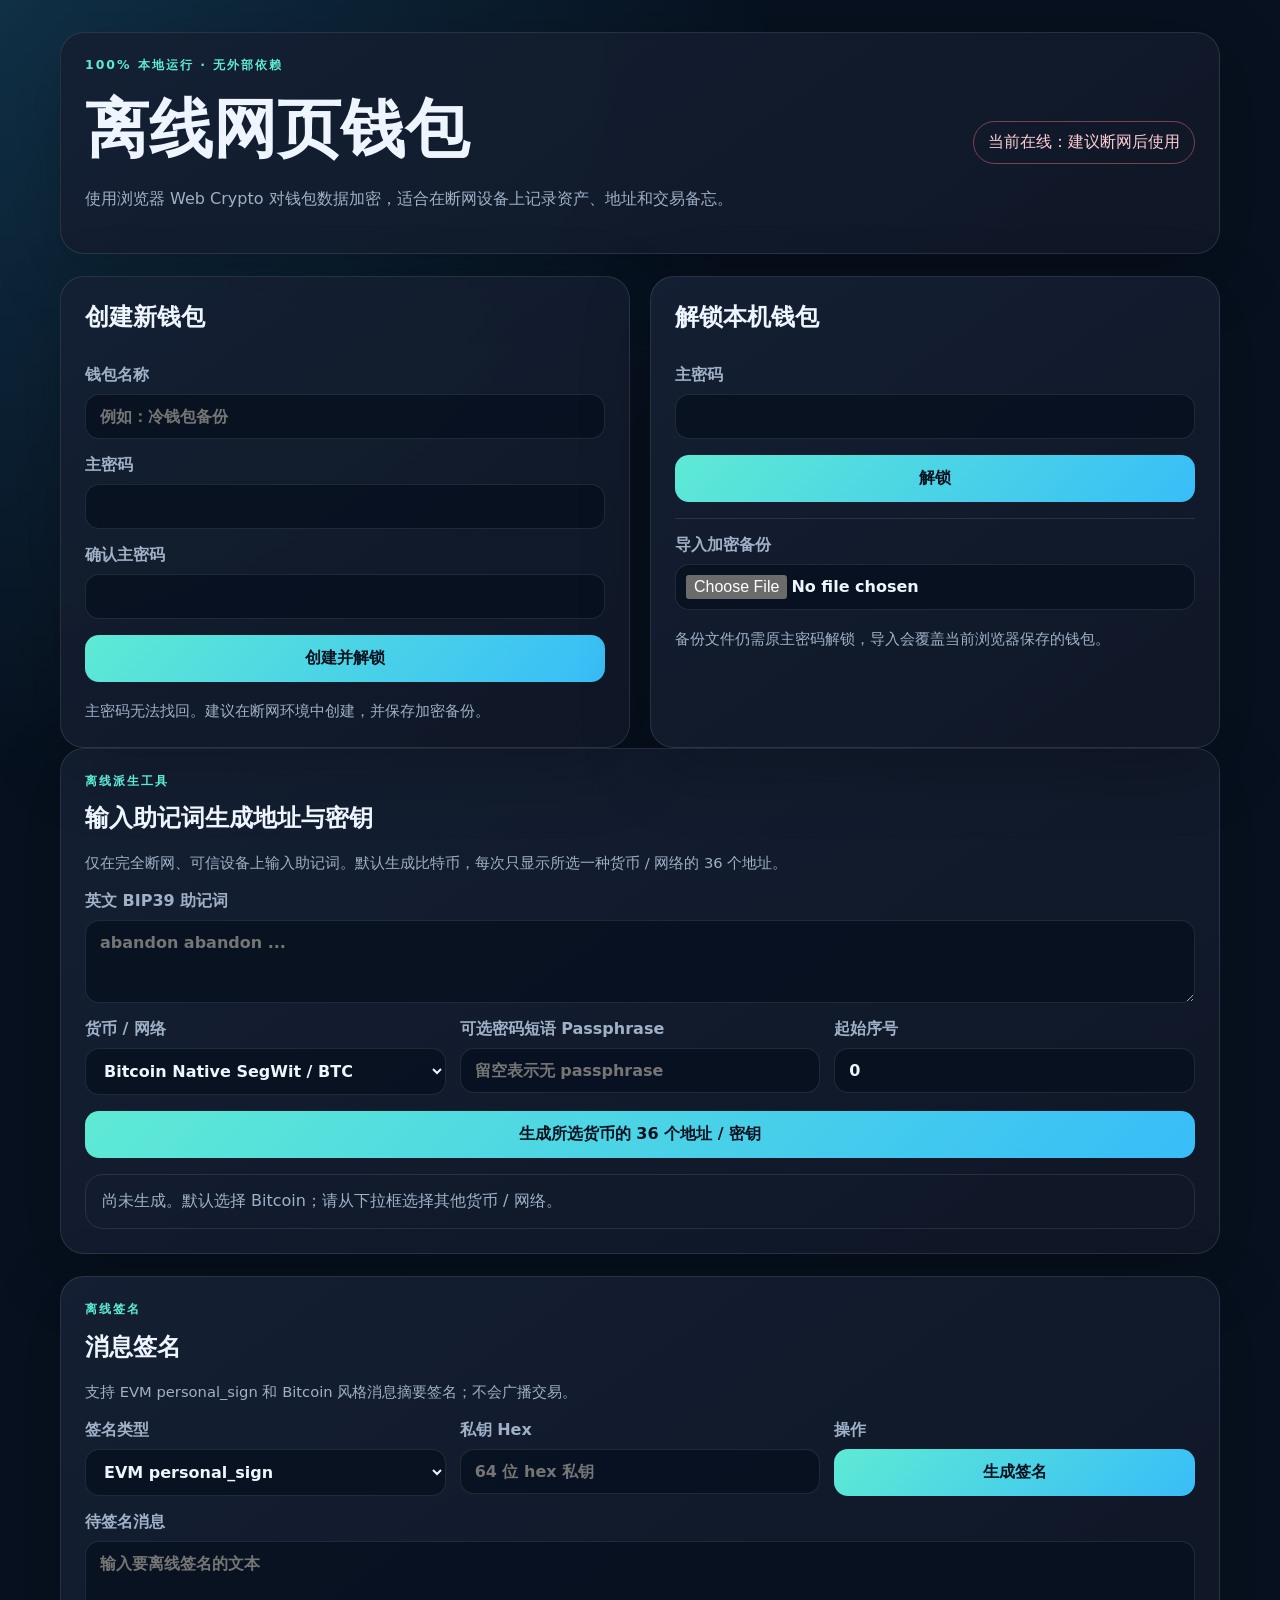
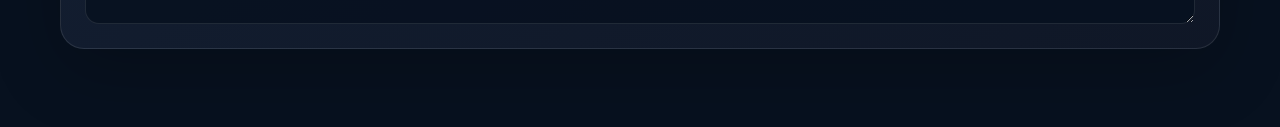
<file: offline-wallet.html>
<!doctype html>
<html lang="zh-CN">
  <head>
    <meta charset="utf-8" />
    <meta name="viewport" content="width=device-width, initial-scale=1" />
    <meta name="theme-color" content="#101827" />
    <title>离线网页钱包（无冲突单页版）</title>
    <style>
:root {
  color-scheme: dark;
  --bg: #07111f;
  --card: #101827;
  --card-2: #142033;
  --text: #eef5ff;
  --muted: #9fb0c7;
  --accent: #5eead4;
  --accent-2: #38bdf8;
  --danger: #fb7185;
  --border: rgba(255, 255, 255, 0.1);
  font-family: Inter, ui-sans-serif, system-ui, -apple-system, BlinkMacSystemFont, "Segoe UI", sans-serif;
}

* { box-sizing: border-box; }

body {
  margin: 0;
  min-height: 100vh;
  background: radial-gradient(circle at top left, rgba(56, 189, 248, 0.18), transparent 36%), var(--bg);
  color: var(--text);
}

.shell {
  width: min(1160px, calc(100% - 32px));
  margin: 0 auto;
  padding: 32px 0 56px;
}

.card {
  background: linear-gradient(145deg, rgba(20, 32, 51, 0.96), rgba(16, 24, 39, 0.96));
  border: 1px solid var(--border);
  border-radius: 24px;
  box-shadow: 0 20px 70px rgba(0, 0, 0, 0.22);
  padding: 24px;
}

.hero, .toolbar {
  align-items: center;
  display: flex;
  gap: 20px;
  justify-content: space-between;
  margin-bottom: 22px;
}

h1, h2, h3, p { margin-top: 0; }
h1 { font-size: clamp(2rem, 5vw, 4rem); margin-bottom: 12px; }
h2, h3 { margin-bottom: 16px; }

.eyebrow {
  color: var(--accent);
  font-size: 0.78rem;
  font-weight: 800;
  letter-spacing: 0.16em;
  text-transform: uppercase;
}

.muted, .hint { color: var(--muted); line-height: 1.7; }
.hint { font-size: 0.92rem; margin-bottom: 0; }

.grid { display: grid; gap: 20px; }
.two-cols { grid-template-columns: repeat(2, minmax(0, 1fr)); }
.three-cols { grid-template-columns: repeat(3, minmax(0, 1fr)); }
.compact { gap: 14px; }
.stack { display: flex; flex-direction: column; gap: 16px; }

label { color: var(--muted); display: flex; flex-direction: column; font-weight: 700; gap: 8px; }

input, textarea, select {
  background: rgba(7, 17, 31, 0.82);
  border: 1px solid var(--border);
  border-radius: 14px;
  color: var(--text);
  font: inherit;
  padding: 12px 14px;
  width: 100%;
}

textarea { resize: vertical; }
input:focus, textarea:focus, select:focus { border-color: var(--accent); outline: 2px solid rgba(94, 234, 212, 0.16); }

button {
  background: linear-gradient(135deg, var(--accent), var(--accent-2));
  border: 0;
  border-radius: 14px;
  color: #06121f;
  cursor: pointer;
  font: inherit;
  font-weight: 900;
  padding: 13px 18px;
}

button:hover { filter: brightness(1.08); }
button:disabled { cursor: wait; opacity: 0.7; }
button.secondary { background: var(--card-2); border: 1px solid var(--border); color: var(--text); }
button.danger { background: rgba(251, 113, 133, 0.14); border: 1px solid rgba(251, 113, 133, 0.5); color: #fecdd3; }
button.mini { border-radius: 10px; font-size: 0.82rem; padding: 8px 10px; }

.actions { display: flex; flex-wrap: wrap; gap: 12px; justify-content: flex-end; }
.status {
  border: 1px solid var(--border);
  border-radius: 999px;
  color: var(--muted);
  flex: 0 0 auto;
  padding: 10px 14px;
}
.status.offline { border-color: rgba(94, 234, 212, 0.45); color: var(--accent); }
.status.online { border-color: rgba(251, 113, 133, 0.45); color: #fecdd3; }

.divider { border-top: 1px solid var(--border); }
.file-label input { padding: 10px; }
.hidden { display: none !important; }

.stat span { color: var(--muted); display: block; margin-bottom: 8px; }
.stat strong { font-size: 2.4rem; }

.list { display: flex; flex-direction: column; gap: 12px; }
.list.empty { color: var(--muted); }
.item {
  background: rgba(7, 17, 31, 0.58);
  border: 1px solid var(--border);
  border-radius: 16px;
  padding: 14px;
}
.item header { align-items: baseline; display: flex; gap: 10px; justify-content: space-between; }
.item strong { word-break: break-word; }
.item small, .item p { color: var(--muted); line-height: 1.6; margin: 6px 0 0; word-break: break-word; }

.security-panel { margin-bottom: 22px; }

.table-wrap {
  border: 1px solid var(--border);
  border-radius: 18px;
  overflow: auto;
}
.table-wrap.empty {
  color: var(--muted);
  padding: 16px;
}
table { border-collapse: collapse; min-width: 1120px; width: 100%; }
th, td { border-bottom: 1px solid var(--border); padding: 12px; text-align: left; vertical-align: top; }
th { color: var(--accent); font-size: 0.82rem; letter-spacing: 0.06em; text-transform: uppercase; }
td code {
  color: #dbeafe;
  display: block;
  font-family: ui-monospace, SFMono-Regular, Consolas, "Liberation Mono", monospace;
  max-width: 260px;
  overflow-wrap: anywhere;
  white-space: normal;
}
.row-actions { min-width: 116px; }
.row-actions button { margin: 0 6px 6px 0; }
.code-block {
  background: rgba(7, 17, 31, 0.82);
  border: 1px solid var(--border);
  border-radius: 16px;
  color: #dbeafe;
  margin: 0;
  overflow: auto;
  padding: 16px;
  white-space: pre-wrap;
}

.toast {
  background: #ecfeff;
  border-radius: 14px;
  bottom: 18px;
  color: #083344;
  font-weight: 800;
  left: 50%;
  margin: 0;
  padding: 12px 16px;
  position: fixed;
  transform: translateX(-50%);
}

@media (max-width: 760px) {
  .hero, .toolbar { align-items: stretch; flex-direction: column; }
  .two-cols, .three-cols { grid-template-columns: 1fr; }
  .actions { justify-content: stretch; }
  .actions button { width: 100%; }
}

    </style>
  </head>
  <body>
    <main class="shell">
      <section class="hero card">
        <div>
          <p class="eyebrow">100% 本地运行 · 无外部依赖</p>
          <h1>离线网页钱包</h1>
          <p class="muted">
            使用浏览器 Web Crypto 对钱包数据加密，适合在断网设备上记录资产、地址和交易备忘。
          </p>
        </div>
        <div class="status" id="networkStatus" aria-live="polite">检测网络中…</div>
      </section>

      <section id="lockedPanel" class="grid two-cols">
        <form id="createForm" class="card stack">
          <h2>创建新钱包</h2>
          <label>
            钱包名称
            <input id="walletName" type="text" maxlength="40" placeholder="例如：冷钱包备份" autocomplete="off" />
          </label>
          <label>
            主密码
            <input id="newPassword" type="password" minlength="10" autocomplete="new-password" required />
          </label>
          <label>
            确认主密码
            <input id="confirmPassword" type="password" minlength="10" autocomplete="new-password" required />
          </label>
          <button type="submit">创建并解锁</button>
          <p class="hint">主密码无法找回。建议在断网环境中创建，并保存加密备份。</p>
        </form>

        <form id="unlockForm" class="card stack">
          <h2>解锁本机钱包</h2>
          <label>
            主密码
            <input id="unlockPassword" type="password" autocomplete="current-password" required />
          </label>
          <button type="submit">解锁</button>
          <div class="divider"></div>
          <label class="file-label">
            导入加密备份
            <input id="importFile" type="file" accept="application/json" />
          </label>
          <p class="hint">备份文件仍需原主密码解锁，导入会覆盖当前浏览器保存的钱包。</p>
        </form>
      </section>

      <section id="mnemonicTools" class="card stack security-panel">
        <div>
          <p class="eyebrow">离线派生工具</p>
          <h2>输入助记词生成地址与密钥</h2>
          <p class="hint">仅在完全断网、可信设备上输入助记词。默认生成比特币，每次只显示所选一种货币 / 网络的 36 个地址。</p>
        </div>
        <form id="deriveForm" class="stack">
          <label>英文 BIP39 助记词
            <textarea id="mnemonicInput" rows="3" autocomplete="off" spellcheck="false" placeholder="abandon abandon ..."></textarea>
          </label>
          <div class="grid three-cols compact">
            <label>货币 / 网络
              <select id="networkSelect"></select>
            </label>
            <label>可选密码短语 Passphrase
              <input id="mnemonicPassphrase" type="password" autocomplete="off" placeholder="留空表示无 passphrase" />
            </label>
            <label>起始序号
              <input id="accountIndex" type="number" min="0" max="1000000" value="0" />
            </label>
          </div>
          <button type="submit">生成所选货币的 36 个地址 / 密钥</button>
        </form>
        <div id="deriveResults" class="table-wrap empty">尚未生成。默认选择 Bitcoin；请从下拉框选择其他货币 / 网络。</div>
      </section>

      <section id="signTools" class="card stack security-panel">
        <div>
          <p class="eyebrow">离线签名</p>
          <h2>消息签名</h2>
          <p class="hint">支持 EVM personal_sign 和 Bitcoin 风格消息摘要签名；不会广播交易。</p>
        </div>
        <form id="signForm" class="stack">
          <div class="grid three-cols compact">
            <label>签名类型
              <select id="signMode">
                <option value="evm">EVM personal_sign</option>
                <option value="btc">Bitcoin-style message</option>
              </select>
            </label>
            <label>私钥 Hex
              <input id="signPrivateKey" type="password" autocomplete="off" spellcheck="false" placeholder="64 位 hex 私钥" />
            </label>
            <label>操作
              <button type="submit">生成签名</button>
            </label>
          </div>
          <label>待签名消息
            <textarea id="signMessage" rows="3" spellcheck="false" placeholder="输入要离线签名的文本"></textarea>
          </label>
        </form>
        <pre id="signatureOutput" class="code-block hidden"></pre>
      </section>

      <section id="walletPanel" class="hidden stack">
        <div class="toolbar card">
          <div>
            <p class="eyebrow">已解锁</p>
            <h2 id="walletTitle">钱包</h2>
          </div>
          <div class="actions">
            <button id="exportBtn" type="button" class="secondary">导出加密备份</button>
            <button id="lockBtn" type="button" class="danger">锁定</button>
          </div>
        </div>

        <section class="grid three-cols">
          <article class="card stat">
            <span>资产种类</span>
            <strong id="assetCount">0</strong>
          </article>
          <article class="card stat">
            <span>账户 / 地址</span>
            <strong id="accountCount">0</strong>
          </article>
          <article class="card stat">
            <span>交易备忘</span>
            <strong id="txCount">0</strong>
          </article>
        </section>

        <section class="grid two-cols">
          <form id="assetForm" class="card stack">
            <h3>添加资产</h3>
            <label>资产名称 <input id="assetName" type="text" placeholder="Bitcoin" required /></label>
            <label>代码 <input id="assetSymbol" type="text" placeholder="BTC" maxlength="12" required /></label>
            <label>备注 <textarea id="assetNote" rows="3" placeholder="网络、用途或风险提示"></textarea></label>
            <button type="submit">保存资产</button>
          </form>

          <form id="accountForm" class="card stack">
            <h3>添加账户 / 地址</h3>
            <label>资产 <select id="accountAsset" required></select></label>
            <label>标签 <input id="accountLabel" type="text" placeholder="硬件钱包地址 1" required /></label>
            <label>地址 / 公钥 / 账号 <textarea id="accountAddress" rows="3" required></textarea></label>
            <button type="submit">保存账户</button>
          </form>
        </section>

        <form id="txForm" class="card stack">
          <h3>添加交易备忘</h3>
          <div class="grid three-cols compact">
            <label>资产 <select id="txAsset" required></select></label>
            <label>金额 <input id="txAmount" type="number" step="any" placeholder="0.00" required /></label>
            <label>方向
              <select id="txDirection">
                <option value="收入">收入</option>
                <option value="支出">支出</option>
                <option value="转账">转账</option>
              </select>
            </label>
          </div>
          <label>说明 / 交易哈希 <textarea id="txMemo" rows="3" placeholder="离线记录用途、对方、链上 txid 等"></textarea></label>
          <button type="submit">保存交易备忘</button>
        </form>

        <section class="grid two-cols">
          <article class="card">
            <h3>资产</h3>
            <div id="assetList" class="list empty">暂无资产</div>
          </article>
          <article class="card">
            <h3>账户 / 地址</h3>
            <div id="accountList" class="list empty">暂无账户</div>
          </article>
        </section>

        <article class="card">
          <h3>交易备忘</h3>
          <div id="txList" class="list empty">暂无交易备忘</div>
        </article>
      </section>

      <p id="toast" class="toast hidden" role="status" aria-live="polite"></p>
    </main>

    <script src="wallet-core.js"></script>
    <script>
const STORAGE_KEY = "offline-web-wallet-v1";
const textEncoder = new TextEncoder();
const textDecoder = new TextDecoder();

let wallet = null;
let encryptedVault = null;
let saveTimer = null;

const $ = (id) => document.getElementById(id);

const elements = {
  lockedPanel: $("lockedPanel"),
  walletPanel: $("walletPanel"),
  createForm: $("createForm"),
  unlockForm: $("unlockForm"),
  assetForm: $("assetForm"),
  accountForm: $("accountForm"),
  txForm: $("txForm"),
  importFile: $("importFile"),
  exportBtn: $("exportBtn"),
  lockBtn: $("lockBtn"),
  toast: $("toast"),
  networkStatus: $("networkStatus"),
  deriveForm: $("deriveForm"),
  deriveResults: $("deriveResults"),
  signForm: $("signForm"),
  signatureOutput: $("signatureOutput"),
  networkSelect: $("networkSelect"),
};

function toBase64(bytes) {
  return btoa(String.fromCharCode(...new Uint8Array(bytes)));
}

function fromBase64(value) {
  return Uint8Array.from(atob(value), (char) => char.charCodeAt(0));
}

function newWallet(name) {
  return {
    version: 1,
    name: name || "离线钱包",
    createdAt: new Date().toISOString(),
    updatedAt: new Date().toISOString(),
    assets: [],
    accounts: [],
    transactions: [],
  };
}

async function deriveKey(password, salt) {
  const material = await crypto.subtle.importKey("raw", textEncoder.encode(password), "PBKDF2", false, ["deriveKey"]);
  return crypto.subtle.deriveKey(
    { name: "PBKDF2", salt, iterations: 310000, hash: "SHA-256" },
    material,
    { name: "AES-GCM", length: 256 },
    false,
    ["encrypt", "decrypt"],
  );
}

async function encryptWallet(data, password) {
  const salt = crypto.getRandomValues(new Uint8Array(16));
  const iv = crypto.getRandomValues(new Uint8Array(12));
  const key = await deriveKey(password, salt);
  const payload = textEncoder.encode(JSON.stringify(data));
  const cipherText = await crypto.subtle.encrypt({ name: "AES-GCM", iv }, key, payload);

  return {
    app: "offline-web-wallet",
    version: 1,
    kdf: "PBKDF2-SHA256",
    iterations: 310000,
    cipher: "AES-256-GCM",
    salt: toBase64(salt),
    iv: toBase64(iv),
    data: toBase64(cipherText),
    exportedAt: new Date().toISOString(),
  };
}

async function decryptWallet(vault, password) {
  if (!vault?.salt || !vault?.iv || !vault?.data) {
    throw new Error("备份文件格式无效");
  }

  const key = await deriveKey(password, fromBase64(vault.salt));
  const plainText = await crypto.subtle.decrypt({ name: "AES-GCM", iv: fromBase64(vault.iv) }, key, fromBase64(vault.data));
  return JSON.parse(textDecoder.decode(plainText));
}

function persistVault(vault) {
  encryptedVault = vault;
  localStorage.setItem(STORAGE_KEY, JSON.stringify(vault));
}

async function saveWallet() {
  if (!wallet?.password) return;
  wallet.updatedAt = new Date().toISOString();
  const { password, ...safeWallet } = wallet;
  persistVault(await encryptWallet(safeWallet, password));
}

function queueSave() {
  clearTimeout(saveTimer);
  saveTimer = setTimeout(() => saveWallet().catch((error) => notify(error.message)), 250);
}

function notify(message) {
  elements.toast.textContent = message;
  elements.toast.classList.remove("hidden");
  clearTimeout(elements.toast.timer);
  elements.toast.timer = setTimeout(() => elements.toast.classList.add("hidden"), 2800);
}

function updateNetworkStatus() {
  const online = navigator.onLine;
  elements.networkStatus.textContent = online ? "当前在线：建议断网后使用" : "当前离线：适合冷钱包操作";
  elements.networkStatus.className = `status ${online ? "online" : "offline"}`;
}

function showWallet() {
  elements.lockedPanel.classList.add("hidden");
  elements.walletPanel.classList.remove("hidden");
  render();
}

function showLocked() {
  wallet = null;
  elements.walletPanel.classList.add("hidden");
  elements.lockedPanel.classList.remove("hidden");
  elements.unlockForm.reset();
}

function formatDate(value) {
  return new Intl.DateTimeFormat("zh-CN", { dateStyle: "medium", timeStyle: "short" }).format(new Date(value));
}

function escapeHtml(value = "") {
  return String(value).replace(/[&<>'"]/g, (char) => ({
    "&": "&amp;",
    "<": "&lt;",
    ">": "&gt;",
    "'": "&#39;",
    '"': "&quot;",
  })[char]);
}

function setList(container, items, renderer, emptyText) {
  container.classList.toggle("empty", items.length === 0);
  container.innerHTML = items.length ? items.map(renderer).join("") : emptyText;
}

function renderDerivationResults(rows) {
  elements.deriveResults.classList.toggle("empty", rows.length === 0);
  elements.deriveResults.innerHTML = rows.length
    ? `<table>
        <thead><tr><th>#</th><th>网络 / 币种</th><th>路径</th><th>地址</th><th>公钥</th><th>私钥</th><th>WIF</th><th>操作</th></tr></thead>
        <tbody>${rows.map((row) => `<tr>
          <td>${escapeHtml(row.index)}</td>
          <td>${escapeHtml(row.name)}</td>
          <td><code>${escapeHtml(row.path)}</code></td>
          <td><code>${escapeHtml(row.address)}</code></td>
          <td><code>${escapeHtml(row.publicKeyHex)}</code></td>
          <td><code>${escapeHtml(row.privateKeyHex)}</code></td>
          <td><code>${escapeHtml(row.wif || "—")}</code></td>
          <td class="row-actions">
            <button type="button" class="secondary mini" data-sign-key="${escapeHtml(row.privateKeyHex)}" data-sign-mode="${escapeHtml(row.sign)}">签名</button>
            <button type="button" class="secondary mini" data-import-address="${escapeHtml(row.address)}" data-import-asset="${escapeHtml(row.coin)}" data-import-label="${escapeHtml(row.name)}">加入钱包</button>
          </td>
        </tr>`).join("")}</tbody>
      </table>`
    : "尚未生成。默认选择 Bitcoin；请从下拉框选择其他货币 / 网络。";
}

function populateNetworkSelect() {
  elements.networkSelect.innerHTML = walletCore.NETWORKS
    .map((network) => `<option value="${escapeHtml(network.id)}">${escapeHtml(network.name)}</option>`)
    .join("");
  elements.networkSelect.value = "btc";
}

function renderSelectors() {
  const options = wallet.assets
    .map((asset) => `<option value="${escapeHtml(asset.id)}">${escapeHtml(asset.symbol)} · ${escapeHtml(asset.name)}</option>`)
    .join("");
  [$("accountAsset"), $("txAsset")].forEach((select) => {
    select.innerHTML = options || '<option value="">请先添加资产</option>';
    select.disabled = !options;
  });
}

function assetLabel(assetId) {
  const asset = wallet.assets.find((item) => item.id === assetId);
  return asset ? `${asset.symbol} · ${asset.name}` : "未知资产";
}

function render() {
  $("walletTitle").textContent = wallet.name;
  $("assetCount").textContent = wallet.assets.length;
  $("accountCount").textContent = wallet.accounts.length;
  $("txCount").textContent = wallet.transactions.length;

  renderSelectors();

  setList(
    $("assetList"),
    wallet.assets,
    (asset) => `<div class="item"><header><strong>${escapeHtml(asset.symbol)}</strong><small>${formatDate(asset.createdAt)}</small></header><p>${escapeHtml(asset.name)}</p><p>${escapeHtml(asset.note)}</p></div>`,
    "暂无资产",
  );

  setList(
    $("accountList"),
    wallet.accounts,
    (account) => `<div class="item"><header><strong>${escapeHtml(account.label)}</strong><small>${escapeHtml(assetLabel(account.assetId))}</small></header><p>${escapeHtml(account.address)}</p></div>`,
    "暂无账户",
  );

  setList(
    $("txList"),
    wallet.transactions,
    (tx) => `<div class="item"><header><strong>${escapeHtml(tx.direction)} ${escapeHtml(tx.amount)} ${escapeHtml(assetLabel(tx.assetId))}</strong><small>${formatDate(tx.createdAt)}</small></header><p>${escapeHtml(tx.memo)}</p></div>`,
    "暂无交易备忘",
  );
}

function readStoredVault() {
  const stored = localStorage.getItem(STORAGE_KEY);
  if (!stored) return null;
  try {
    return JSON.parse(stored);
  } catch {
    localStorage.removeItem(STORAGE_KEY);
    return null;
  }
}

async function createWallet(event) {
  event.preventDefault();
  const password = $("newPassword").value;
  const confirmed = $("confirmPassword").value;

  if (password.length < 10) {
    notify("主密码至少需要 10 个字符");
    return;
  }
  if (password !== confirmed) {
    notify("两次输入的主密码不一致");
    return;
  }

  wallet = { ...newWallet($("walletName").value.trim()), password };
  await saveWallet();
  elements.createForm.reset();
  showWallet();
  notify("钱包已创建并加密保存");
}

async function unlockWallet(event) {
  event.preventDefault();
  const vault = readStoredVault();
  if (!vault) {
    notify("本机没有已保存的钱包，请先创建或导入备份");
    return;
  }

  try {
    wallet = { ...(await decryptWallet(vault, $("unlockPassword").value)), password: $("unlockPassword").value };
    encryptedVault = vault;
    showWallet();
    notify("钱包已解锁");
  } catch {
    notify("解锁失败：密码错误或数据损坏");
  }
}

function addAsset(event) {
  event.preventDefault();
  wallet.assets.unshift({
    id: crypto.randomUUID(),
    name: $("assetName").value.trim(),
    symbol: $("assetSymbol").value.trim().toUpperCase(),
    note: $("assetNote").value.trim(),
    createdAt: new Date().toISOString(),
  });
  elements.assetForm.reset();
  render();
  queueSave();
  notify("资产已保存");
}

function addAccount(event) {
  event.preventDefault();
  wallet.accounts.unshift({
    id: crypto.randomUUID(),
    assetId: $("accountAsset").value,
    label: $("accountLabel").value.trim(),
    address: $("accountAddress").value.trim(),
    createdAt: new Date().toISOString(),
  });
  elements.accountForm.reset();
  render();
  queueSave();
  notify("账户已保存");
}

function addTransaction(event) {
  event.preventDefault();
  wallet.transactions.unshift({
    id: crypto.randomUUID(),
    assetId: $("txAsset").value,
    amount: $("txAmount").value,
    direction: $("txDirection").value,
    memo: $("txMemo").value.trim(),
    createdAt: new Date().toISOString(),
  });
  elements.txForm.reset();
  render();
  queueSave();
  notify("交易备忘已保存");
}

function exportBackup() {
  const vault = encryptedVault || readStoredVault();
  if (!vault) {
    notify("没有可导出的加密备份");
    return;
  }

  const blob = new Blob([JSON.stringify(vault, null, 2)], { type: "application/json" });
  const url = URL.createObjectURL(blob);
  const link = document.createElement("a");
  link.href = url;
  link.download = `offline-wallet-backup-${new Date().toISOString().slice(0, 10)}.json`;
  link.click();
  URL.revokeObjectURL(url);
}

async function importBackup(event) {
  const [file] = event.target.files;
  if (!file) return;

  try {
    const vault = JSON.parse(await file.text());
    if (!vault?.data || !vault?.salt || !vault?.iv) throw new Error("invalid");
    persistVault(vault);
    notify("备份已导入，请使用原主密码解锁");
  } catch {
    notify("导入失败：请选择有效的加密备份 JSON");
  } finally {
    event.target.value = "";
  }
}

async function deriveFromMnemonic(event) {
  event.preventDefault();
  const button = elements.deriveForm.querySelector('button[type="submit"]');
  button.disabled = true;
  button.textContent = "生成中…";
  try {
    const rows = await walletCore.deriveWallets($("mnemonicInput").value, $("mnemonicPassphrase").value, $("accountIndex").value, $("networkSelect").value, 36);
    renderDerivationResults(rows);
    notify("已生成所选货币 / 网络的 36 个地址和密钥");
  } catch (error) {
    notify(error.message || "派生失败");
  } finally {
    button.disabled = false;
    button.textContent = "生成所选货币的 36 个地址 / 密钥";
  }
}

async function signOfflineMessage(event) {
  event.preventDefault();
  try {
    const result = await walletCore.signMessage($("signPrivateKey").value.trim(), $("signMessage").value, $("signMode").value);
    elements.signatureOutput.textContent = JSON.stringify(result, null, 2);
    elements.signatureOutput.classList.remove("hidden");
    notify("签名已生成");
  } catch (error) {
    notify(error.message || "签名失败");
  }
}

function findOrCreateGeneratedAsset(symbol) {
  let asset = wallet.assets.find((item) => item.symbol === symbol);
  if (!asset) {
    asset = {
      id: crypto.randomUUID(),
      name: `${symbol} 派生地址`,
      symbol,
      note: "由离线助记词派生工具加入",
      createdAt: new Date().toISOString(),
    };
    wallet.assets.unshift(asset);
  }
  return asset;
}

function handleDerivationAction(event) {
  const signButton = event.target.closest("[data-sign-key]");
  if (signButton) {
    $("signPrivateKey").value = signButton.dataset.signKey;
    $("signMode").value = signButton.dataset.signMode;
    $("signMessage").focus();
    notify("私钥已填入签名表单，请确认离线环境");
    return;
  }

  const importButton = event.target.closest("[data-import-address]");
  if (!importButton) return;
  if (!wallet) {
    notify("请先创建或解锁本机钱包，再加入地址");
    return;
  }

  const symbol = importButton.dataset.importAsset;
  const asset = findOrCreateGeneratedAsset(symbol);
  wallet.accounts.unshift({
    id: crypto.randomUUID(),
    assetId: asset.id,
    label: importButton.dataset.importLabel,
    address: importButton.dataset.importAddress,
    createdAt: new Date().toISOString(),
  });
  render();
  queueSave();
  notify("派生地址已加入本机钱包记录");
}

function registerServiceWorker() {
  if ("serviceWorker" in navigator && location.protocol !== "file:") {
    navigator.serviceWorker.register("service-worker.js").catch(() => {
      notify("离线缓存注册失败，但页面仍可作为本地文件使用");
    });
  }
}

function bindEvents() {
  elements.createForm.addEventListener("submit", createWallet);
  elements.unlockForm.addEventListener("submit", unlockWallet);
  elements.assetForm.addEventListener("submit", addAsset);
  elements.accountForm.addEventListener("submit", addAccount);
  elements.txForm.addEventListener("submit", addTransaction);
  elements.exportBtn.addEventListener("click", exportBackup);
  elements.lockBtn.addEventListener("click", showLocked);
  elements.importFile.addEventListener("change", importBackup);
  elements.deriveForm.addEventListener("submit", deriveFromMnemonic);
  elements.deriveResults.addEventListener("click", handleDerivationAction);
  elements.signForm.addEventListener("submit", signOfflineMessage);
  window.addEventListener("online", updateNetworkStatus);
  window.addEventListener("offline", updateNetworkStatus);
}

populateNetworkSelect();
bindEvents();
updateNetworkStatus();
// This conflict-free single page is designed to be opened directly as a local file.
encryptedVault = readStoredVault();

    </script>
  </body>
</html>
</file>
